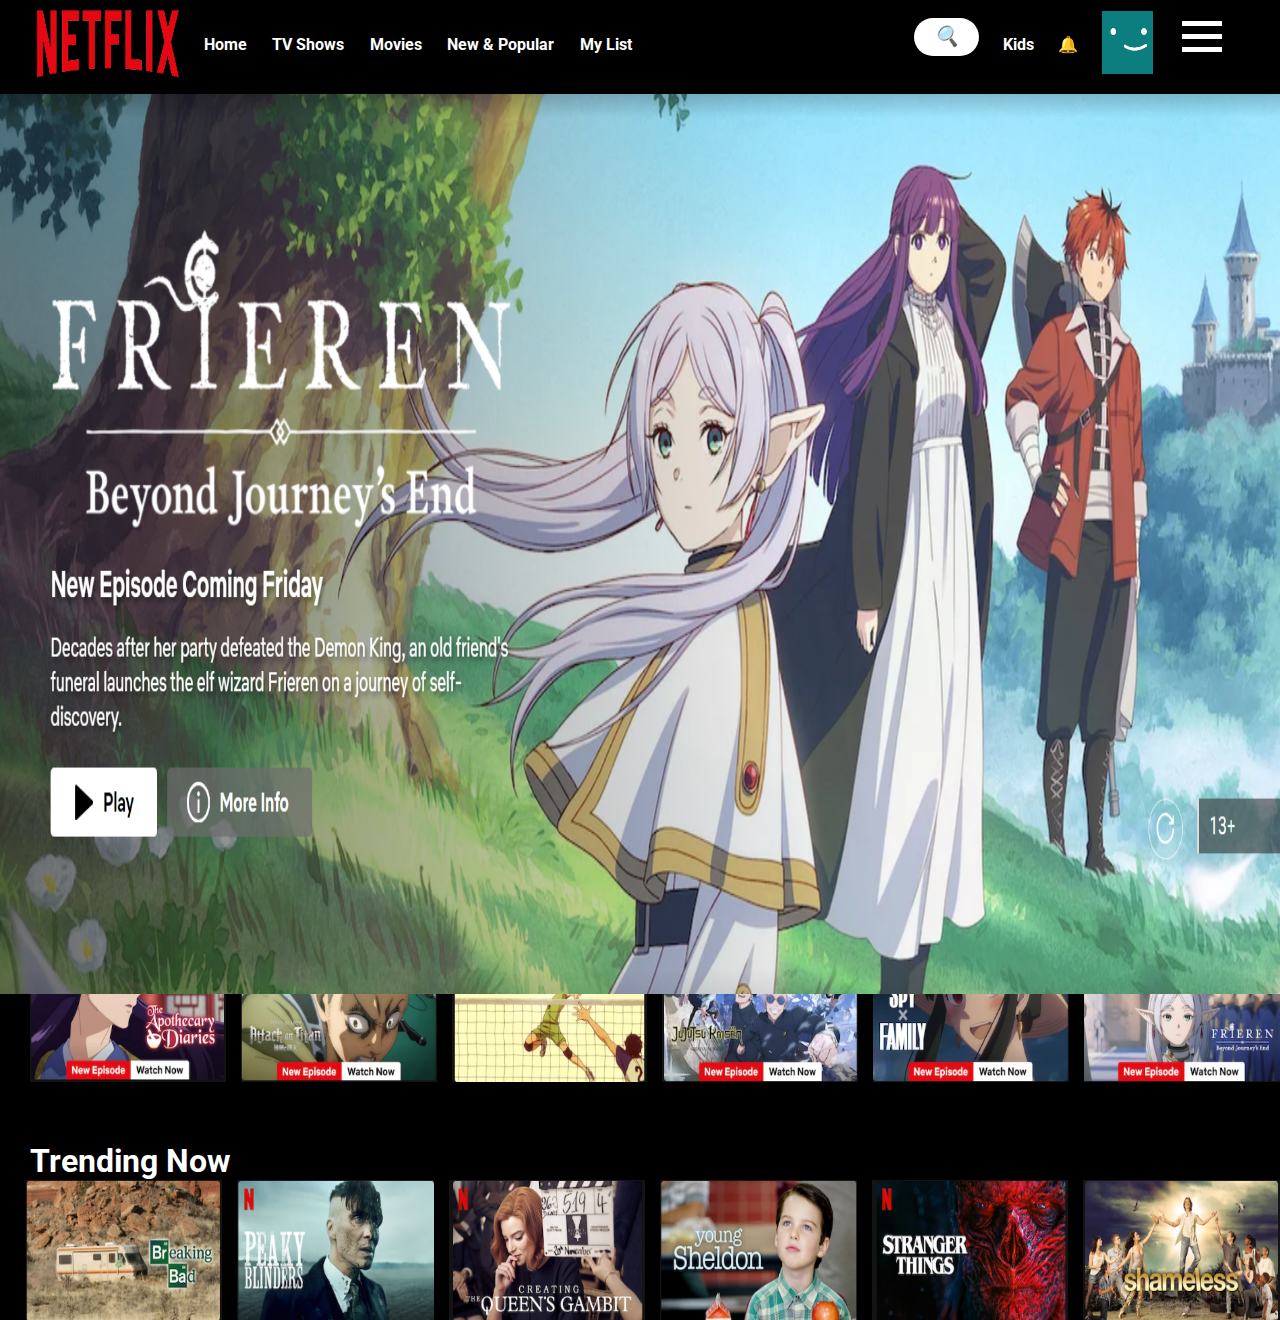
<file: index.html>
<!DOCTYPE html>
<html lang="en">
<head>
    <meta charset="UTF-8">
    <meta name="viewport" content="width=device-width, initial-scale=1.0">
    <title>Tugas PAS: Netflix</title>
    <link rel="stylesheet" href="style.css">
    <link rel="preconnect" href="https://fonts.googleapis.com">
<link rel="preconnect" href="https://fonts.gstatic.com" crossorigin>
<link href="https://fonts.googleapis.com/css2?family=Roboto&display=swap" rel="stylesheet">
</head>
<body>
    <nav class="top" > <a href="#Home"><img src="Netflix.png" alt="" class="netfliximage"></a> 
        <div class="categories">
         <div class="left">
            <a href="https://julianomi.github.io/project_akhir_semester/home.html">Home</a>
            <a href="#">TV Shows</a>
            <a href="#">Movies</a>
            <a href="#">New & Popular</a>
            <a href="#">My List</a>
        </div>   
        <div class="right">
            <div class="box">
                <input type="text" placeholder="Search...">
                <a href="#">
                    <i class="fas fa-search">🔍</i>
                </a>
            </div>
            <a href="#" class="kids">Kids</a>
            <a href="#">🔔</a>
            <div class="profile"></div>

            <ul id = "menu">
                <li>
                    <a href="#">Settings</a>
                </li>
                <li>
                    <a href="#">Profiles</a>
                </li>
                <li>
                    <a href="https://julianomi.github.io/project_akhir_semester/home.htmll">Log Out</a>
                </li>
            </ul>

            <div class="menu-icon">
                <span></span>
                <span></span>
                <span></span>
            </div>
        </div>
    </div>
</nav>
<div class="big-pictures">
    <div class="picture-slide">
        <img src="Screenshot 2023-11-14 110954.png" alt="Image 1" class="slideimage">
    </div>
    <div class="picture-slide">
        <img src="avatar.png" alt="Image 2" class="slideimage">
    </div>
    <div class="picture-slide">
        <img src="aot.png" alt="Image 3" class="slideimage">
    </div>
</div>
<div class="movieselection">
<div class="TVshows">
    <h1>TV Shows</h1>
    <div class="group">
    <div class="idk"><a href="#">‎ </a></div>
    <div class="attack"><a href="#">‎ </a></div>
    <div class="haikyu"><a href="#">‎ </a></div>
    <div class="jj2"><a href="#">‎ </a></div>
    <div class="spy"><a href="#">‎ </a></div>
    <div class="frie"><a href="#">‎ </a></div>
</div>

<div class="trending">
    <h1>Trending Now</h1>
    <div class="group">
        <div class="BB"></div>
        <div class="PEAKY"></div>
        <div class="QUEEN"></div>
        <div class="SHELDON"></div>
        <div class="ST"></div>
        <div class="SHAME"></div>
    </div>
</div>

</div>

</div>
</body>
<script>
        document.addEventListener("DOMContentLoaded", function() {
        const slides = document.querySelectorAll(".picture-slide");
        let currentSlideIndex = 0;

        function showSlide(index){
            slides[currentSlideIndex].style.display = "none";
            currentSlideIndex = (index + slides.length) % slides.length;
            slides[currentSlideIndex].style.display = "block"
        }

        function nextSlide () {
            showSlide(currentSlideIndex + 1); 
        }
        showSlide(currentSlideIndex);

        setInterval(nextSlide, 3000);
    })

    document.addEventListener("DOMContentLoaded", () => {
                document.querySelector(".menu-icon").addEventListener('click', () =>{
                    document.getElementById("menu").classList.toggle('show');
                    localStorage.setItem('show', !showinfo)
                } )
                let showinfo;
                if (!localStorage.getItem('show')){
                    localStorage.setItem('show', false)
                    
                }
                showinfo = JSON.parse(localStorage.getItem('show'));
                if (showinfo){
                    document.getElementById("menu").classList.toggle('show');
                }
               })
</script>
</html>
</file>
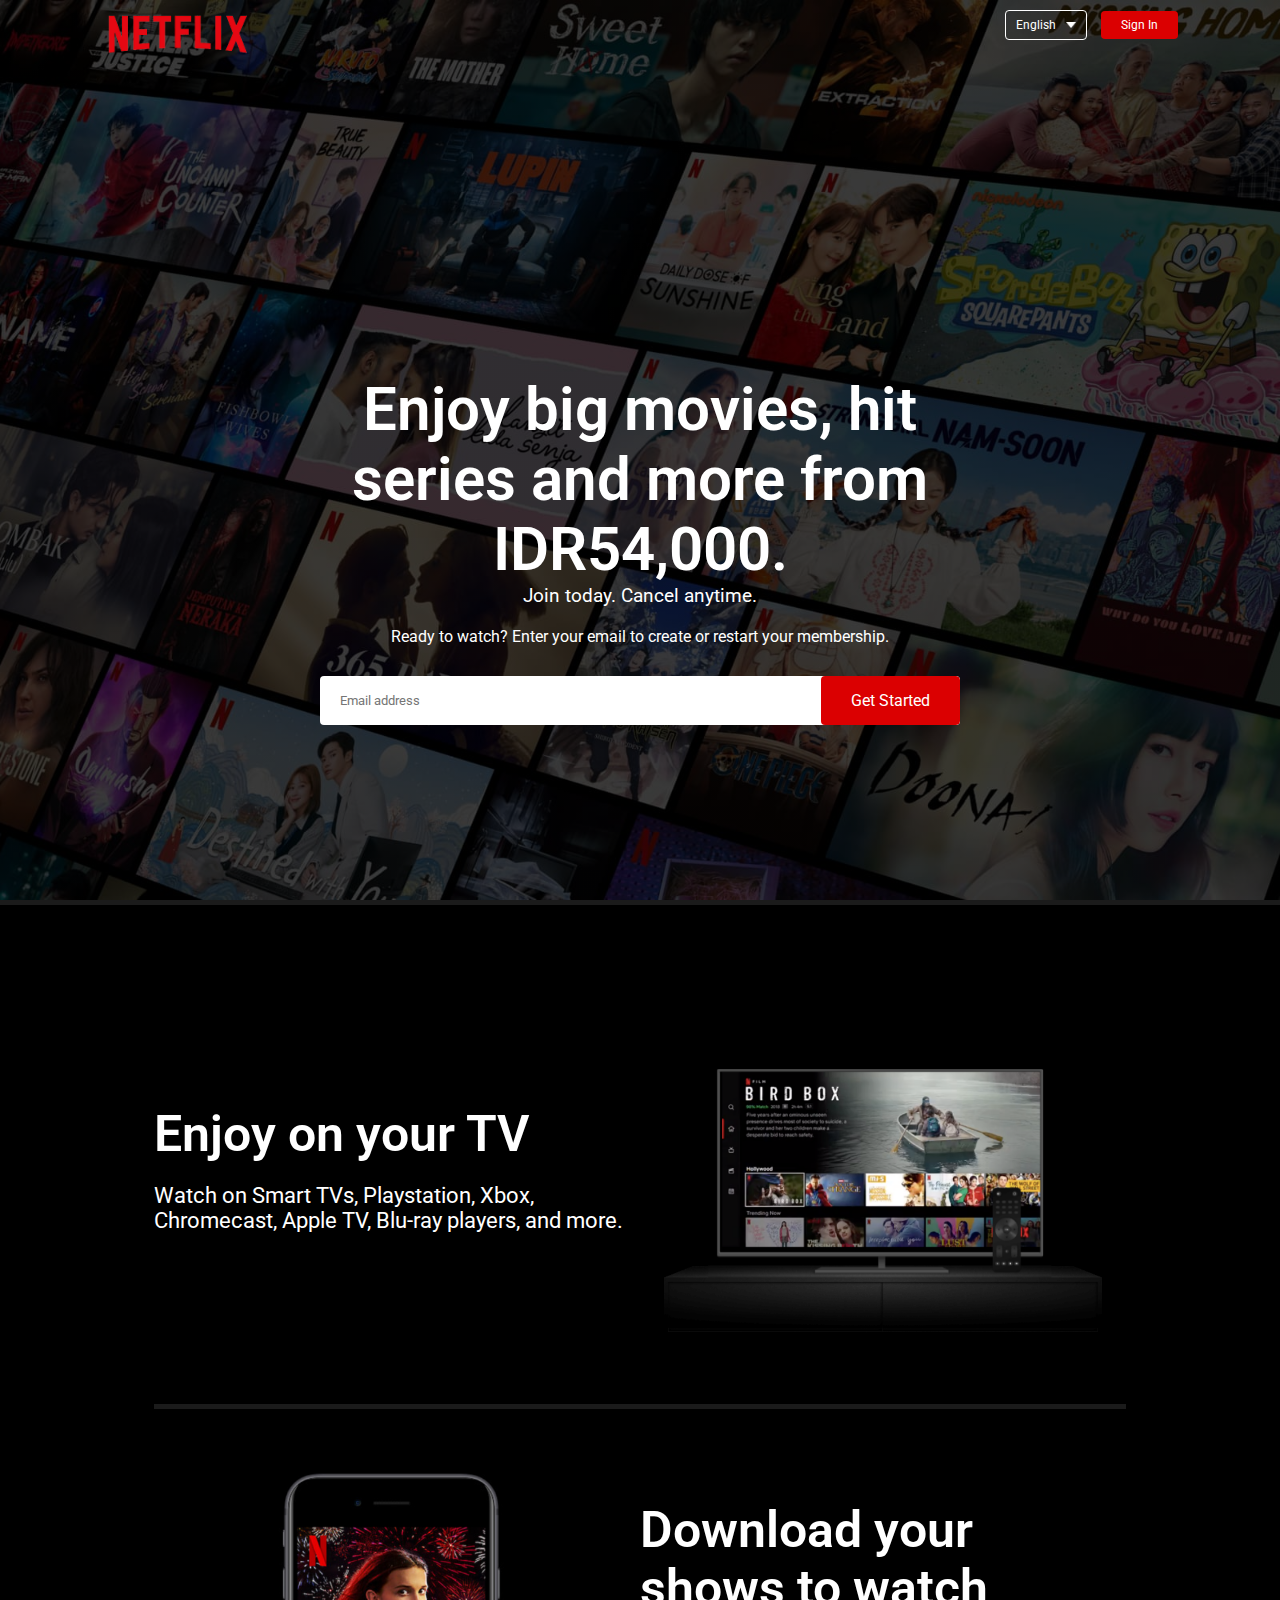
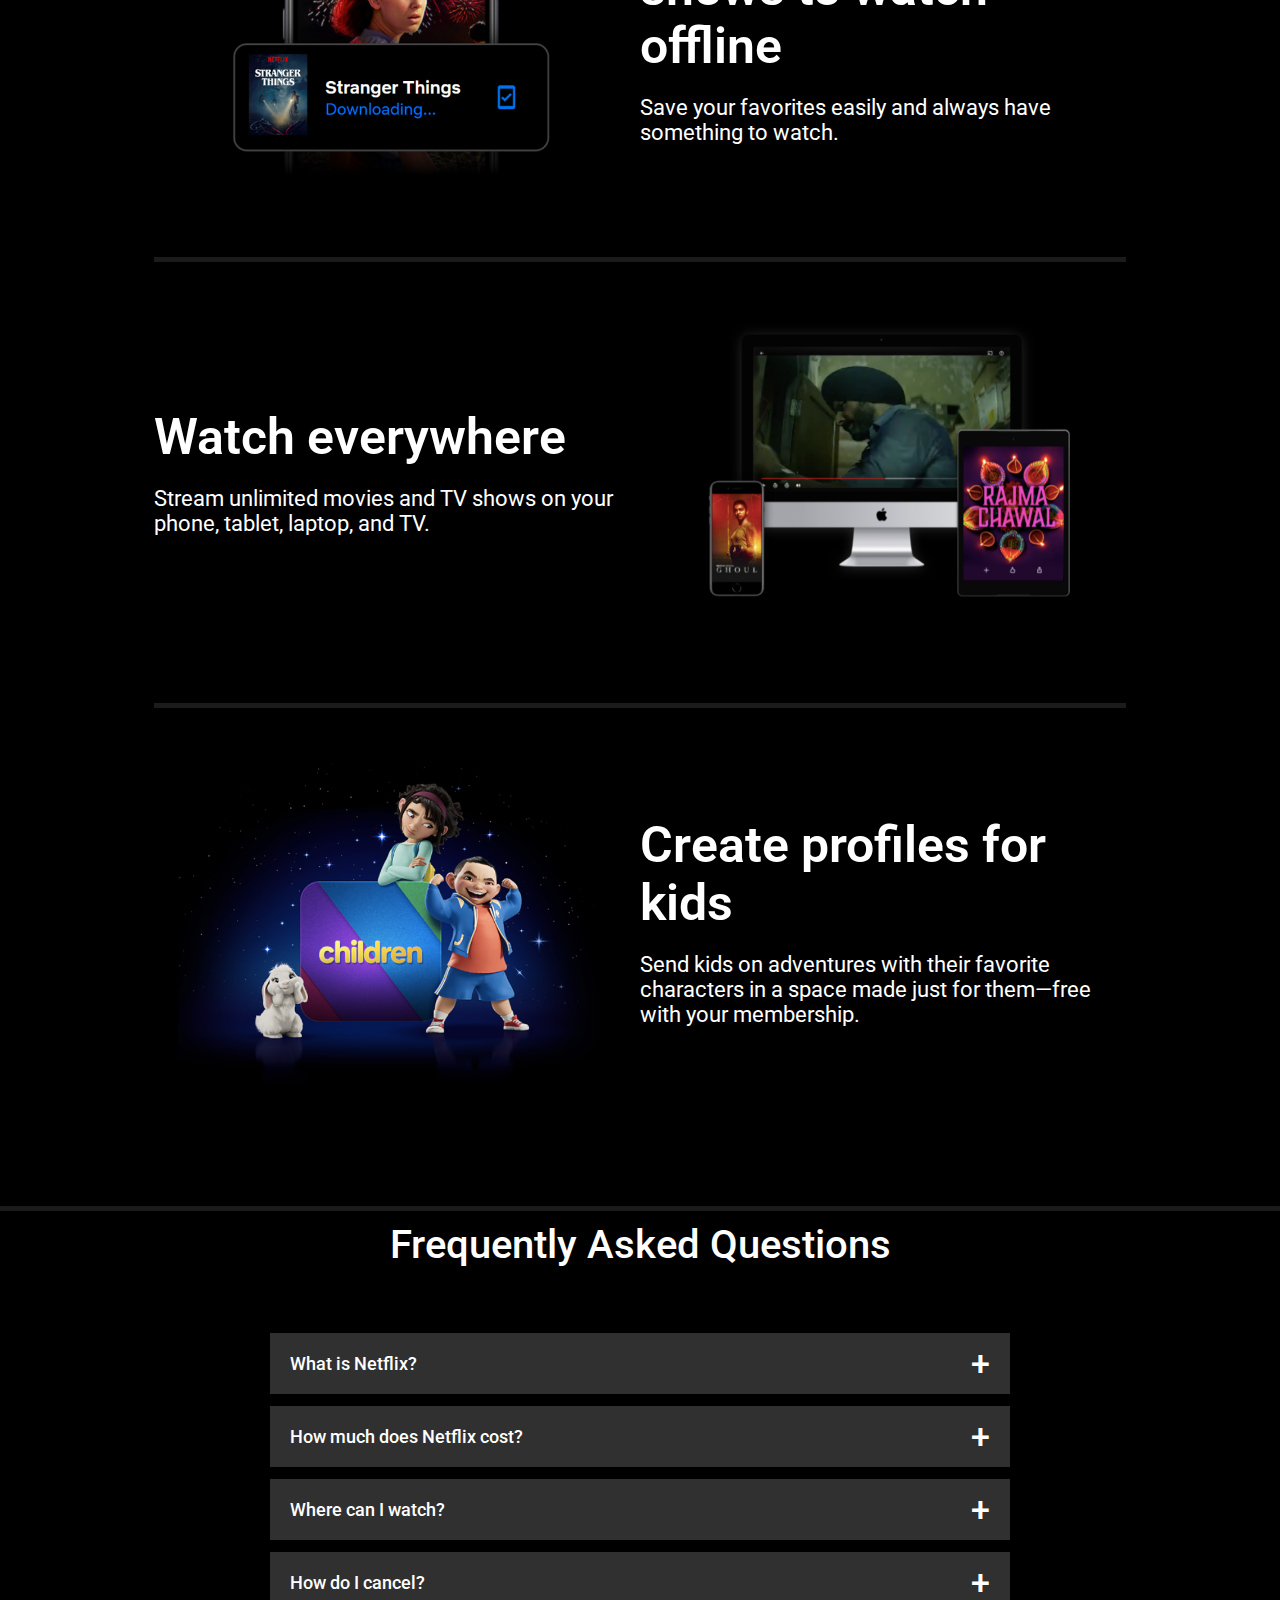
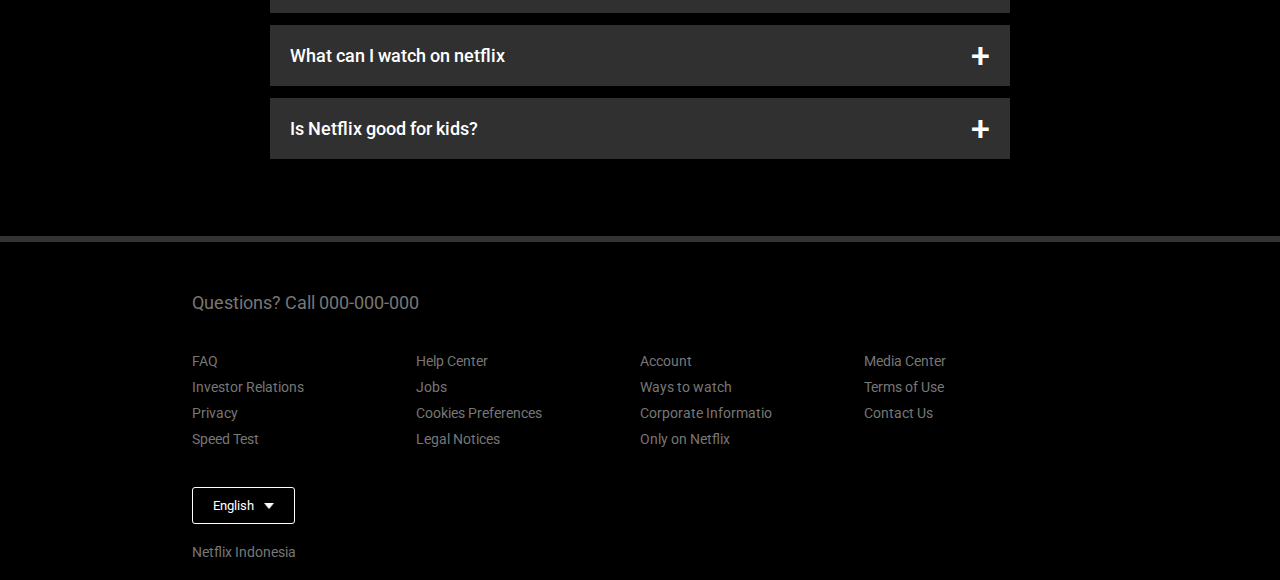
<file: home.html>
<!DOCTYPE html>
<html lang="en">
<head>
    <meta charset="UTF-8">
    <meta name="viewport" content="width=device-width, initial-scale=1.0">
    <title>Home Page</title>
    <link rel="preconnect" href="https://fonts.googleapis.com">
<link rel="preconnect" href="https://fonts.gstatic.com" crossorigin>
<link href="https://fonts.googleapis.com/css2?family=Roboto&display=swap" rel="stylesheet">
    <link rel="stylesheet" href="style2.css"> 
</head>
<body>
    <nav class="header">
        <div class="netflixlogo">
        <img src="Netflix.png" alt="" class="logo">
    </div>
    <div>
        <button class="languange-btn">English <img src="down-icon.png" alt=""></button>
        <button> <a href="https://julianomi.github.io/project_akhir_semester/login.html"  class="link">Sign In</a></button>
        <!-- HARUS PENCET "SIGN IN" UNTUK KE PAGE LAIN -->
    </div>

    <div class="header-content">
        <h1>Enjoy big movies, hit series and more from IDR54,000.</h1>
        <h3>Join today. Cancel anytime.</h3>
        <p>Ready to watch? Enter your email to create or restart your membership.</p>
        <form class="email-signup">
            <input type="email" placeholder="Email address" required>
            <button type="submit"><a href="https://julianomi.github.io/project_akhir_semester/login.html"></a>Get Started</button>
        </form>
    </div>
</nav>
<div class="line"></div>
<div class="features">

    <div class="row">
        <div class="text-col">
            <h2>Enjoy on your TV</h2>
            <p>Watch on Smart TVs, Playstation, Xbox, Chromecast, Apple TV, Blu-ray players, and more.</p>

        </div>
        <div class="img-col"><img src="feature-1.png" alt=""></div>
    </div>
    <div class="line"></div>
    <div class="row">
        <div class="img-col"><img src="feature-2.png" alt=""></div>
        <div class="text-col">
            <h2>Download your shows to watch offline</h2>
            <p>Save your favorites easily and always have something to watch.</p>

        </div>
        
    </div>
    <div class="line"></div>
    <div class="row">
        <div class="text-col">
            <h2>Watch everywhere</h2>
            <p>Stream unlimited movies and TV shows on your phone, tablet, laptop, and TV.</p>

        </div>
        <div class="img-col"><img src="feature-3.png" alt=""></div>
    </div>
    <div class="line"></div>
    <div class="row">
        <div class="img-col"><img src="feature-4.png" alt=""></div>
        <div class="text-col">
            <h2>Create profiles for kids</h2>
            <p>Send kids on adventures with their favorite characters in a space made just for them—free with your membership.</p>
        </div>
        
    </div>
</div>
<div class="line"></div>
<div class="faq">
    <h2>Frequently Asked Questions</h2>
    <ul class="accordion">
        <li>
            <input type="radio" name="accordion" id="first">
            <label for="first">What is Netflix?</label>
            <div class="content">
                <p>Netflix is a streaming service that offers a wide variety of award-winning TV shows, movies, anime, documentaries, and more on thousands of internet-connected devices.</p>
            </div>
        </li>

        <li>
            <input type="radio" name="accordion" id="second">
            <label for="second">How much does Netflix cost?</label>
            <div class="content">
                <p>Watch Netflix on your smartphone, tablet, Smart TV, laptop, or streaming device, all for one fixed monthly fee. Plans range from IDR54,000 to IDR186,000 a month. No extra costs, no contracts.</p>
            </div>
        </li>

        <li>
            <input type="radio" name="accordion" id="third">
            <label for="third">Where can I watch?</label>
            <div class="content">
                <p>Watch anywhere, anytime. Sign in with your Netflix account to watch instantly on the web at netflix.com from your personal computer or on any internet-connected device that offers the Netflix app, including smart TVs, smartphones, tablets, streaming media players and game consoles.</p>
            </div>
        </li>

        <li>
            <input type="radio" name="accordion" id="fourth">
            <label for="fourth">How do I cancel?</label>
            <div class="content">
                <p>Netflix is flexible. There are no pesky contracts and no commitments. You can easily cancel your account online in two clicks. There are no cancellation fees – start or stop your account anytime.</p>
            </div>
        </li>

        <li>
            <input type="radio" name="accordion" id="fifth">
            <label for="fifth">What can I watch on netflix</label>
            <div class="content">
                <p>Netflix has an extensive library of feature films, documentaries, TV shows, anime, award-winning Netflix originals, and more. Watch as much as you want, anytime you want.</p>
            </div>
        </li>

        <li>
            <input type="radio" name="accordion" id="sixth">
            <label for="sixth">Is Netflix good for kids?</label>
            <div class="content">
                <p>The Netflix Kids experience is included in your membership to give parents control while kids enjoy family-friendly TV shows and movies in their own space.</p>
            </div>
        </li>
    </ul>
</div>

<div class="footer">
    <h2>Questions? Call 000-000-000</h2>

    <div class="row">
        <div class="col">
            <a href="#">FAQ</a>
            <a href="#">Investor Relations</a>
            <a href="#">Privacy</a>
            <a href="#">Speed Test</a>
        </div>
        <div class="col">
            <a href="#">Help Center</a>
            <a href="#">Jobs</a>
            <a href="#">Cookies Preferences</a>
            <a href="#">Legal Notices</a>
        </div>
        <div class="col">
            <a href="#">Account</a>
            <a href="#">Ways to watch</a>
            <a href="#">Corporate Informatio</a>
            <a href="#">Only on Netflix</a>
        </div>
        <div class="col">
            <a href="#">Media Center</a>
            <a href="#">Terms of Use</a>
            <a href="#">Contact Us</a>
        </div>
    </div>
    <button class="languange-btn">English <img src="down-icon.png" alt=""></button>
    <p class="copyright-text">Netflix Indonesia</p>
</div>
</body>
</html>
</file>
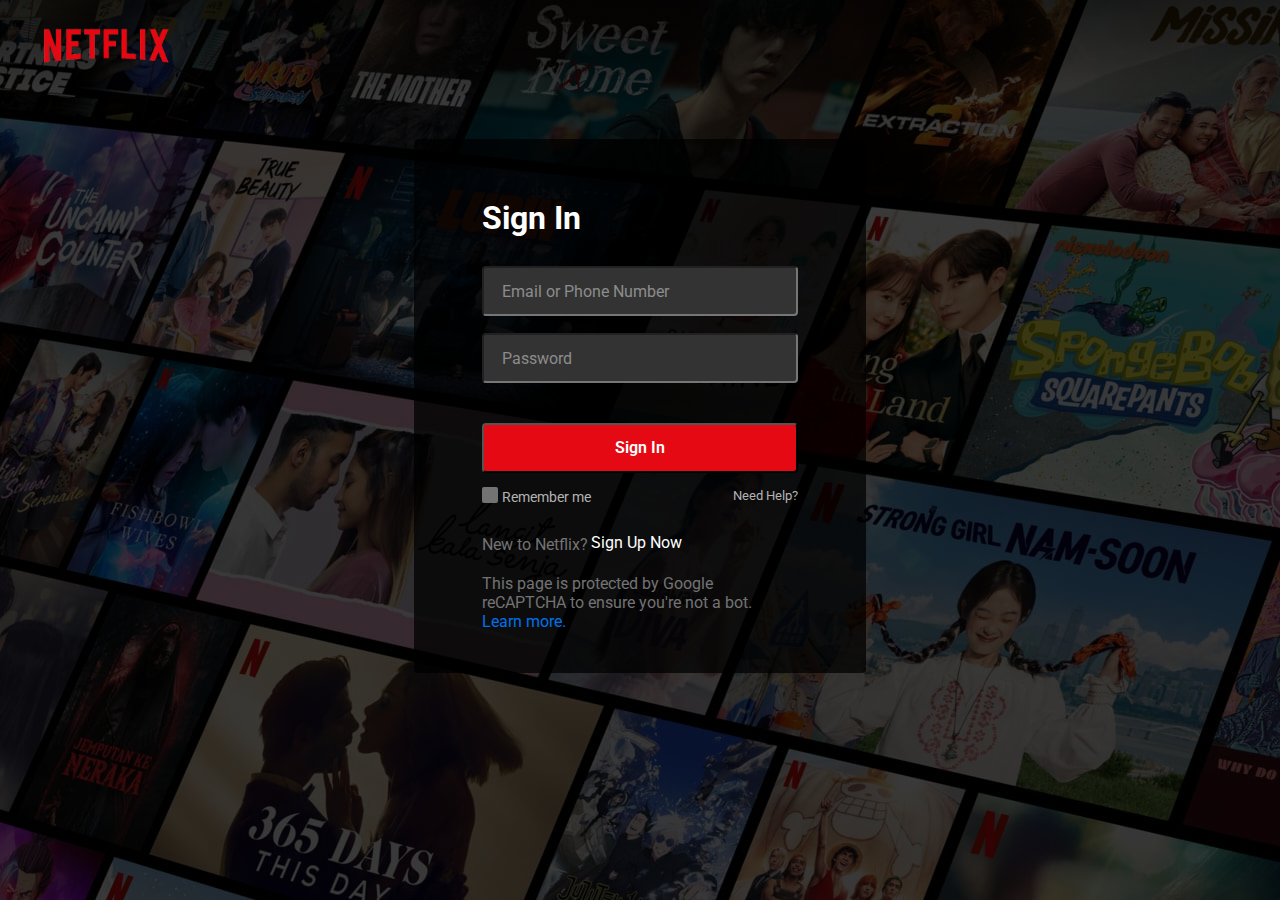
<file: login.html>
<!DOCTYPE html>
<html lang="en">
<head>
    <meta charset="UTF-8">
    <meta name="viewport" content="width=device-width, initial-scale=1.0">
    <title>Login Page</title>
    <link rel="stylesheet" href="style3.css">
    <link rel="preconnect" href="https://fonts.googleapis.com">
<link rel="preconnect" href="https://fonts.gstatic.com" crossorigin>
<link href="https://fonts.googleapis.com/css2?family=Roboto&display=swap" rel="stylesheet">
</head>
<body>
    <header>
        <div class="logo">
            <img height="45vh" src="Netflix.png" alt="netflix logo">
        </div>
    </header>

    <div class="wrapper">
        <form autocomplete="off">
            <div style="height: 390px;">
            <h1>Sign In</h1>
            <div class="inputBox">
                <input type="text" id="email" class="inputText" required>
                <span class="floating-label">
                    Email or Phone Number
                </span>
                <div class="inputBox">
                    <input type="password" id="password" class="inputText" required>
                    <span class="floating-label">
                        Password
                    </span>
                    <button type="button" id="togglePassword" class="showhide">Show</button>

            </div>
            <button class="submit-btn" type="submit"><a href="https://julianomi.github.io/project_akhir_semester/index.html">Sign In</a></button> 
            <!-- HARUS DICLICK DI TEXTNYA "SIGN IN" untuk pindah page-->
            <br>
            <div class="remem-help">
                <label class="remember">
                    <input type="checkbox">
                    <span class="checkmark"></span>
                    Remember me
                </label>
                <p><a href="#">Need Help?</a></p>
            </div>
        </div>
        <div class="form-bottom">
            <div class="signupnow">
                <p style="margin-top: 30px;">New to Netflix? <a href="#">Sign Up Now</a></p>
            </div>
            <div class="recaptcha">
                <p style="margin-top: 20px;">This page is protected by Google reCAPTCHA to ensure you're not a bot.</p>
                <a href="#">Learn more.</a>
            </div>
        </div>
        </form>
    </div>
</body>
<script>
    const passwordInput = document.getElementById("password");
    const togglePassword = document.getElementById("togglePassword")

    togglePassword.addEventListener("click", () => {
        if (passwordInput.type === "password") {
            passwordInput.type = "text"
            togglePassword.innerHTML = "Hide";

        }
        else {
            passwordInput.type = "password";
            togglePassword.innerHTML = "Show"
        }
    })

</script>
</html>
</file>
<file: style.css>
* {
    margin: 0px;
    padding: 0px;
    box-sizing: border-box;
}

body {
    font-family: 'Roboto', sans-serif;
    background-color: black;
    font-weight: bold;
}

nav.top {
    display: flex;
    flex-direction: row;
    gap: 20px;
}

img.netfliximage {
    width: 12vw;
    height: 10vh;
    margin-left: 30px;
}

div.categories {
display: flex;
gap: 22vw;

}
 
div.left a:hover {
    color: red;
}
a {
    text-decoration: none;
    color: white;
}

div.left {
    display: flex;
    flex-direction: row;
    gap: 2vw;
    line-height: 10vh;
}

div.right {
    line-height: 10vh;
    display: flex;
    flex-direction: row;
    gap: 24px;
}

.kids:hover {
    color: red;
}

.box {
    height: 38px;
    display: flex;
    cursor: pointer;
    padding: 10px 20px;
    background-color: #fff;
    border-radius: 30px;
    align-items: center;
    box-shadow: 0 10px 25px rgba(0, 0, 0, 0.3);
    margin-top: 2vh;
}

.box:hover input {
    width: 100px;

}

.box input {
    width: 0;
    outline: none;
    border: none;
    font-weight: 500;
    transition: 0.8s;
    background-color: transparent;
}

.box a .fas {
    color: white;
    font-size: 20px;
}

div.profile{
    width: 4vw;
    height: 7vh;
    background-image: url(pp.png);
    background-size: 100% 100%;
    margin-top: 11px;
}

div.menu-icon{
    width: 50px;
    height: 50px;
    /* border: 1px solid black; */
    margin-top: 21px;
}

div.menu-icon span{
    display: block;
    width: 40px;
    height: 5px;
    background-color: white ;
    margin: 0px auto;
    margin-bottom: 8px;
}

ul{
    display: none;
    position: absolute;
    right: 0px;
    top:    77.9px;
    background-color: black;
    height: calc(45vh - 80px);
    width: 250px;
    /* display: flex; */
    flex-direction: column;
    padding-top: 20px;
    z-index: 1;
}

ul.show {
    display: flex;
}
ul li {
margin: 0px;
padding: 0px;
width: 100%;
}
ul li a {
display: block;
background-color: transparent;
font-size: 24px;
}

li {
    list-style-type: none;
}

ul li a::before {
content: "❓";
}
.menu-icon {
    display: block;
}



.picture-slide{
    width: 100%;
    height: 100vh;
    display: none;
    position: absolute;
    animation: slide 3s ease infinite;
}

.big-pictures {
    cursor: pointer;
}

@keyframes slide {
    0%, 100% { opacity: 0;}
    10%, 90% { opacity: 1;}
}


.slideimage {
    width: 100%;
    height: 100%;
}

.title-page {
    display: flex;
    justify-content: center;
    align-items: center;
    margin-left: 32vw;
}

.TVshows {
    color: white;
    margin-top: 800px;
    display: flex;
    flex-direction: column;
    gap: 10px;
}

h1 {
    margin-left: 30px;
}

.group {
    display: flex;
    flex-direction: row;
    gap: 15px;
}

.idk {
    background-image: url(ANIME.png);
background-size: 100% 100%;
width: 250px;
height: 140px;
margin-left: 30px;
}

.attack {
    background-image: url(ATTACK.png);
background-size: 100% 100%;
width: 250px;
height: 140px;
}

.haikyu {
    background-image: url(HAIKYU.png);
background-size: 100% 100%;
width: 250px;
height: 140px;
}

.jj2 {
    background-image: url(JJ2.png);
background-size: 100% 100%;
width: 250px;
height: 140px;
}

.spy {
    background-image: url(SPY.png);
background-size: 100% 100%;
width: 250px;
height: 140px;
}

.frie {
    background-image: url(FRIE.png);
background-size: 100% 100%;
width: 250px;
height: 140px;
}

div.group:hover {
    cursor: pointer;
}

div.trending {
    margin-top: 50px;
}

.BB {
    background-image: url(BB.png);
background-size: 100% 100%;
width: 250px;
height: 140px;
margin-left: 2vw;
}

.PEAKY {
    background-image: url(PEAKY.png);
background-size: 100% 100%;
width: 250px;
height: 140px;
}

.QUEEN {
    background-image: url(queen.png);
background-size: 100% 100%;
width: 250px;
height: 140px;
}

.SHELDON {
    background-image: url(sheldon.png);
background-size: 100% 100%;
width: 250px;
height: 140px;
}

.ST {
    background-image: url(ST.png);
background-size: 100% 100%;
width: 250px;
height: 140px;
}

.SHAME {
    background-image: url(SHAME.png);
background-size: 100% 100%;
width: 250px;
height: 140px;
}

/* @media only screen and (max-width: 768px) {
 body{
    responsive: yes; :)
 }
} */
</file>
<file: style2.css>
* {
    margin: 0;
    padding: 0;
    box-sizing: border-box;
    font-family: 'Roboto', sans-serif;
}

body {
    background: #000;
    color: #fff;

}
.header {
    width: 100%;
    height: 100vh;
    background-image: linear-gradient(rgba(0,0,0,0.7), rgba(0,0,0,0.7)),url(background.jpg);
    background-position: center;
    background-size: cover;
    padding: 10px 8%;
    position: relative;
}

.logo {
    width: 150px;
    cursor: pointer;
}
nav {
    display: flex;
    justify-content: space-between;
    padding: 10px 0;
}

nav button {
    border: 0;
    outline: 0;
    background: #db0001;
    color: #fff;
    padding: 7px 20px;
    font-size: 12px;
    border-radius: 4px;
    margin-left: 10px;
    cursor: pointer;
}
.link {
    text-decoration: none;
    color: #fff;
}
.languange-btn  {
    display: inline-flex;
    align-items: center;
    background-color: transparent;
    border: 1px solid white;
    padding: 7px 10px;
}

.languange-btn img {
    width: 10px;
    margin-left: 10px;
}

.header-content {
    position: absolute;
    top: 50%;
    left: 50%;
    transform: translate(-50%, -50%);
    text-align: center;
    margin-top: 100px;
}

.header-content h1 {
    font-size: 60px;
    line-height: 70px;
    font-weight: 600;
    max-width: 650px;
}

.header-content h3 {
    font-weight: 400;
    margin-bottom: 20px;

}

.email-signup {
    background: #fff;
    border-radius: 4px;
    display: flex;
    align-items: center;
    margin-top: 30px;
    overflow: hidden;
}

.email-signup input {
    flex: 1;
    border: 0;
    outline: 0;
    margin-left: 20px;
}

.email-signup button {
    background-color: #db0001;
    border: 0;
    outline: 0;
    color: #fff;
    font-size: 16px;
    cursor: pointer;
    padding: 15px 30px;
}

/* ------------------------features------------------------ */

.features {
    padding: 50px 12%;
    font-size: 22px;

}

.row {
    display: flex;
    width: 100%;
    align-items: center;
    flex-wrap: wrap;
    padding: 50px 0;
}
/* The flex-basis property specifies the initial length of a flexible item. */
.text-col {
    flex-basis: 50%;
    margin-bottom: 20px;
}

.img-col {
    flex-basis: 50%;
    margin-bottom: 20px;
}
.img-col img {
    display: block;
    width: 90%;
    margin: auto;
}

.features h2 {
    font-size: 50px;
    font-weight: 600;
    margin-bottom: 20px;
}

.line {
    width: 100%;
    height: 5px;
    background-color: rgba(98, 97, 97, 0.275);

}

/* ------------------------faq----------------------------- */

.faq {
    padding: 10px 12%;
    text-align: center;
    font-size: 18px;

}

.faq h2 {
    font-weight: 500;
    font-size: 40px;
}

.accordion {
    margin: 60px auto;
    width: 100%;
    max-width: 750px;
}

.accordion li {
    list-style: none;
    width: 100%;
    padding: 5px;
}

.accordion li label {
    display: flex;
    align-items: center;
    padding: 20px;
    font-size: 18px;
    font-weight: 500;
    background: #303030;
    margin-bottom: 2px;
    cursor: pointer;
    position: relative;
}

label::after {
    content: '+';
    font-size: 34px;
    position: absolute;
    right: 20px;
    transition: transform 0.5s;
}

input[type="radio"]{
    display: none;
}

.accordion .content{
    background: #303030;
    text-align: left;
    padding: 0 20px;
    max-height: 0;
    overflow: hidden;
    transition: ease 0.5s;
}

.accordion input[type="radio"]:checked + label + .content {
    max-height: 600px;
    padding: 30px 20px;
}

.accordion input[type="radio"]:checked + label::after {
    transform: rotate(135deg);
}

/* -------------------footer------------------ */

.footer {
    padding: 50px 15% 10px;
    border-top: 6px solid #333;
    color: #777;

}

.footer h2 {
    font-size: 18px;
    font-weight: 400;
    margin-bottom: 30px;
}
.footer .col {
    flex-basis: 25%;
    flex-grow: 1;
    margin-bottom: 20px;
}

.footer .col a {
    display: block;
    text-decoration: none;
    color: #777;
    font-size: 14px;
    margin-bottom: 10px;
}

.footer .row {
    align-items: flex-start;
    padding: 10px 0;
}

.footer .languange-btn {
    color: #fff;
    padding: 10px 20px;
    border-radius: 3px;
}

.copyright-text {
    font-size: 14px;
    margin-top: 20px;
    margin-bottom: 10px;
}

/* @media only screen and (max-width: 768px) {
 body{
    responsive: yes; :)
 } ("agak responsive lah ya sir, udah bagus itu nah webnya kalo responsive jadi ga butuh lagi :)")
} */
</file>
<file: style3.css>
* {
    box-sizing: border-box;
    margin: 0px;
    padding: 0px;
    font-family: 'Roboto', sans-serif;
}

body {
    background: linear-gradient(rgba(0,0,0,0.7), rgba(0,0,0,0.7)), url(background.jpg);
    background-position: top;
    min-height: 100vh;
    margin: 0 auto;
}

header {
    height: 6.2em;
    padding-bottom: 1%;
    width: 100vw;
    max-width: 100%;
    background: linear-gradient(rgba(0,0,0,0.5), rgba(0,0,0,0.02));
}

header .logo {
    max-width: 20%;
    padding-left: 3%;
    padding-top: 1.5em;
}

.wrapper {
    background: rgba(0,0,0,0.73);
    color: #737373;
    width: 28.2em;
    max-width: 100%;
    padding: 60px 68px 40px;
    border-radius: 4px;
    margin: 0 auto;
    margin-top: 40px;
}

form {
    padding-bottom: 14%;
}

form h1 {
    color: #fff;
    text-align: left;
    margin: 0 0 20px;
}

form .inputBox {
    position: relative;
}

.inputText {
    font-size: 14px;
    width: 100%;
    height: 35px;
    outline: none;
    background: #333;
    color: #fff;
    margin: 8.5px auto;
    font-weight: 500;
}

#email {
    padding:  16px 20px 0;
}

#password {
    padding: 16px 65px 0 20px;
}

.floating-label {
    color: #8c8c8c;
    position: absolute;
    pointer-events: none;
    left: 20px;
    top: 25px;
    transition: 0.2s ease all;
    border: none;
}

.showhide {
    position: absolute;
    top: 26px;
    right: 5px;
    display: flex;
    align-items: center;
    justify-content: flex-end;
    width: 60px;
    color: #8c8c8c;
    font-weight: 500;
    text-transform: uppercase;
    cursor: pointer;
    background: none;
    outline: none;
    border: none;
    z-index: 99;
    font-size: 13px;
    letter-spacing: 0.5px;
    visibility: hidden;
}

input:valid~.showhide, input:focus~.showhide{
    visibility: visible;
}

.inputText, .submit-btn {
    font-size: 16px;
    width: 100%;
    border-radius: 4px;
    height: 50px;
    line-height: 50px;
}


input:focus~.floating-label, input:not(:focus):valid~.floating-label {
    top: 16px;
    bottom: 10px;
    left: 20px;
    font-size: 11px;
    opacity: 1;
}

input:focus, input:valid {
    background-color: #454545;
}
.submit-btn {
    background-color: #e50914;
    color: #fff;
    font-weight: 600;
    margin-top: 10%;
    margin-bottom: -3px;
    padding: 1.02em 1.2em;
    line-height: 0;
    cursor: pointer;
}

.submit-btn a {
    text-decoration: none;
    color: #fff;
}

.remem-help .remember input {
    position: absolute;
    opacity: 0;
    cursor: pointer;
    height: 0;
    width: 0;
}

.remem-help {
    display: flex;
    justify-content: space-between;
    width: 100%;
}

.remem-help p a {
    display: flex;
    font-size: 13px;
    color: #b3b3b3;
    font-weight: 400;
    padding-top: 3px;
    padding-left: 3px;
    text-decoration: none;
    margin-top: 15px;
}

.remem-help p a:hover {
    text-decoration: underline;
}
.remem-help .remember {
    display: block;
    position: relative;
    padding-top: 19px;
    padding-left: 20px;
    font-size: 14px;
    color: #b3b3b3;
}

.remem-help .remember .checkmark {
    position: absolute;
    top: 17px;
    left: 0;
    height: 16px;
    width: 16px;
    border-radius: 2px;
    background-color: #737373;
    font-size: 13px;
}

.remember input:checked~.checkmark {
    background: #fff;
}

.remem-help .remember .checkmark:after {
    content: " ";
    position: absolute;
    display: none;
    left: 4.5px;
    top: 1px;
    width: 4px;
    height: 9px;
    border: 1px solid #333;
    border-width: 0 3px 3.5px 0;
    -webkit-transform: rotate(45deg);
    -ms-transform: rotate(45deg);
    transform: rotate(45deg);
}

.remem-help .remember input:checked~.checkmark::after {
    display: block;
}

.form-bottom {
    padding:  0 0 2.5em;
}

.form-bottom .signupnow p {
    display: flex;
    width: 100%;
}

.form-bottom .signupnow p a {
    color: #fff;
    padding-left: 3px;
    text-decoration: none;
    line-height: 16px;
}

.form-bottom .recaptcha > a {
    display: inline;
    width:  100%;
    text-decoration: none;
    color:  #0071eb;
}

.form-bottom .recaptcha p a:hover {
    text-decoration: underline;
}

/* @media only screen and (max-width: 768px) {
 body{
    responsive: yes; :)
 }
} */
</file>
